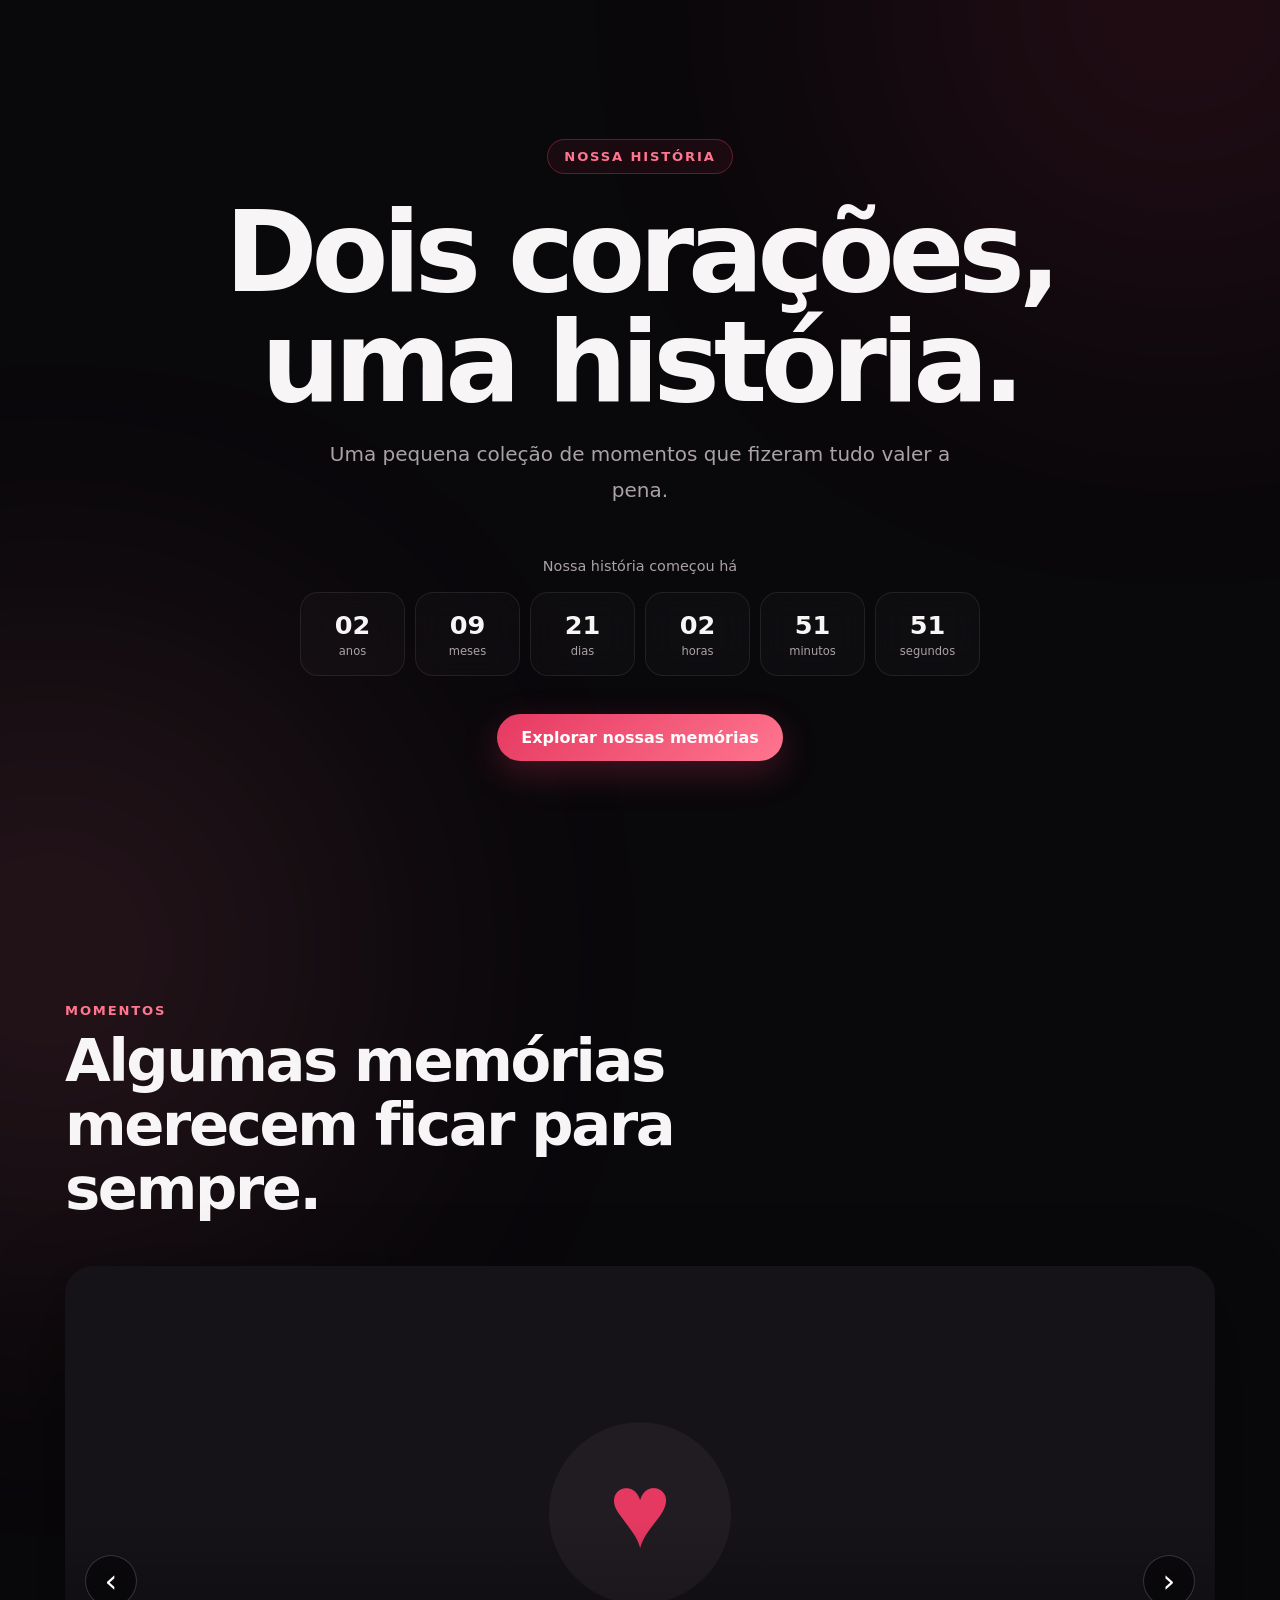
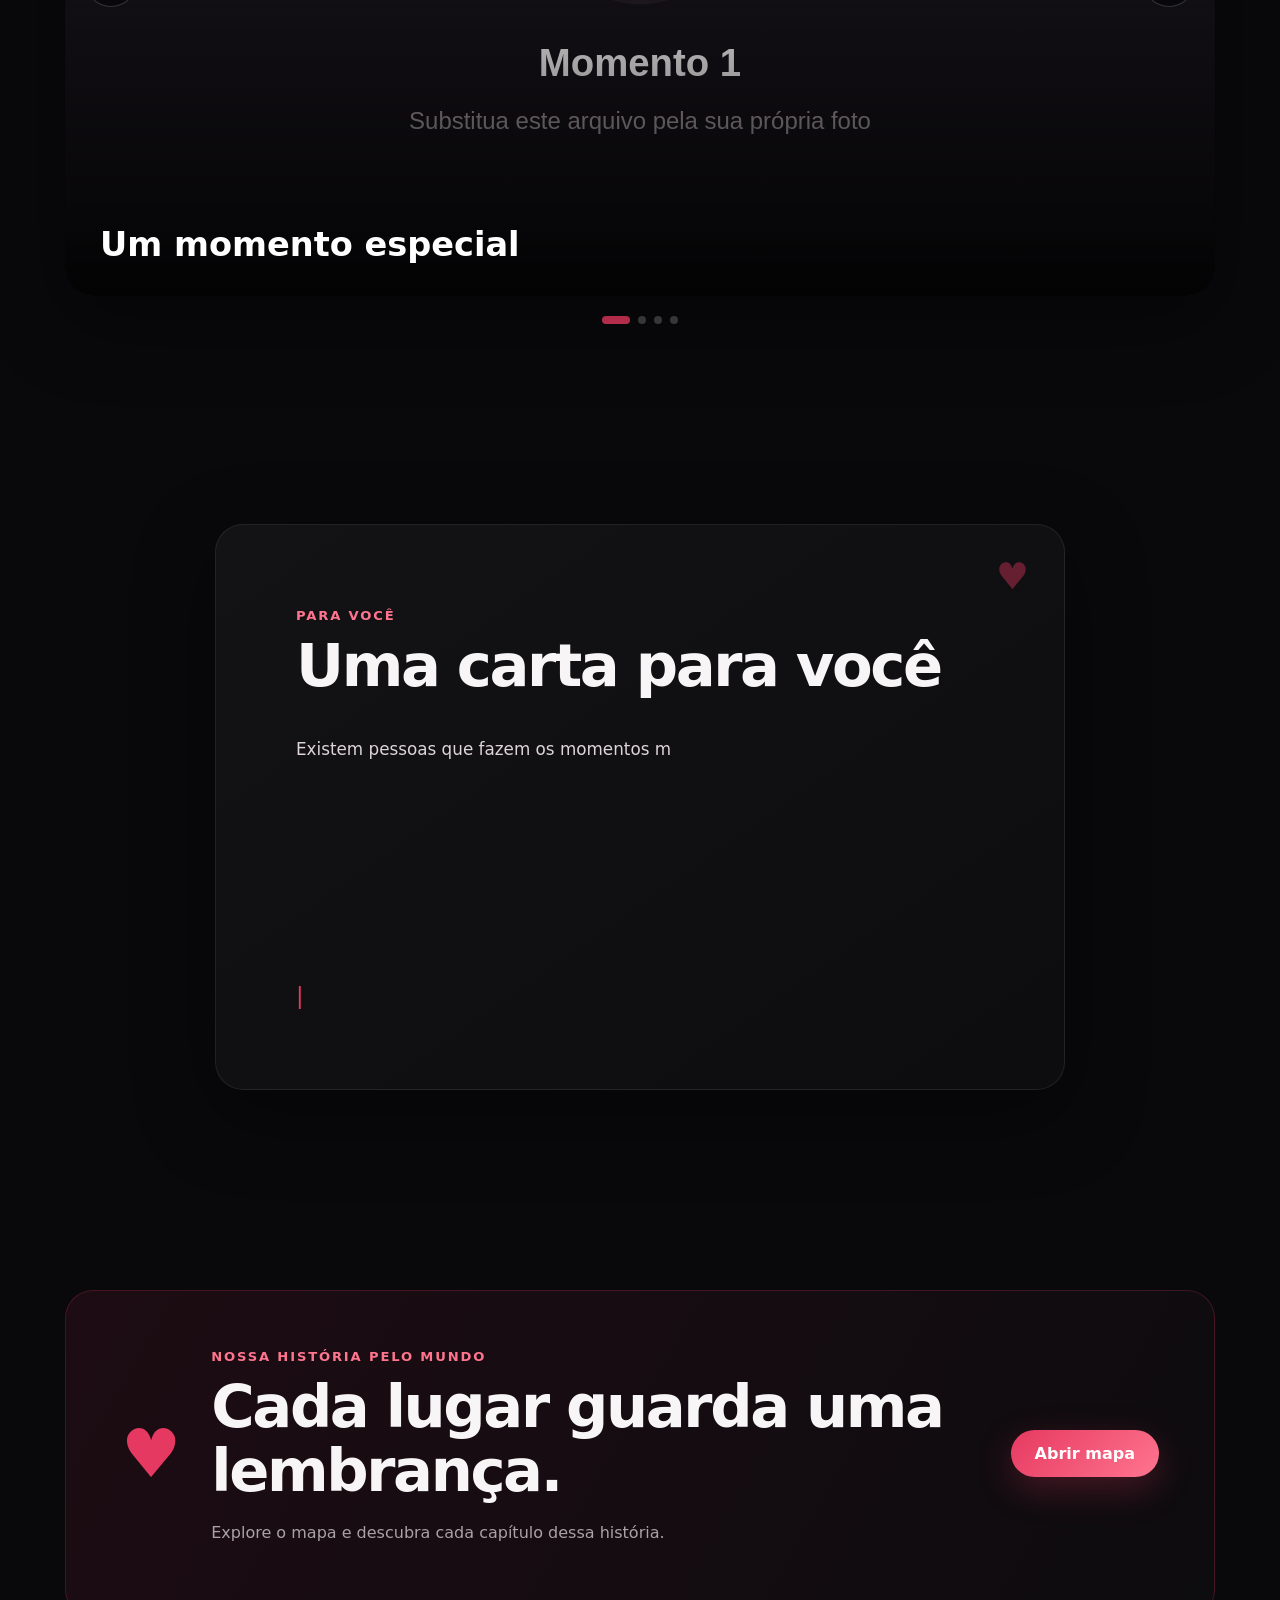
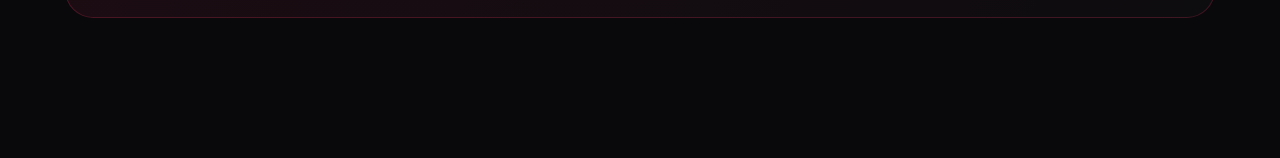
<file: index.html>
<!DOCTYPE html>

<html lang="pt-BR">

<head>

  <meta charset="UTF-8">

  <meta
    name="viewport"
    content="width=device-width, initial-scale=1.0"
  >

  <meta
    name="description"
    content="Uma experiência interativa para guardar e celebrar memórias especiais."
  >

  <title>Memories ❤️</title>

  <link
    rel="stylesheet"
    href="css/style.css"
  >

</head>


<body>

  <!-- ==================================================
       FUNDO
  =================================================== -->

  <div class="background-glow background-glow-one"></div>
  <div class="background-glow background-glow-two"></div>


  <!-- ==================================================
       CABEÇALHO
  =================================================== -->

  <header class="hero">

    <div class="hero-content">

      <span
        class="badge"
        id="homeBadge"
      ></span>

      <h1
        class="hero-title"
        id="homeTitle"
      ></h1>

      <p
        class="hero-subtitle"
        id="homeSubtitle"
      ></p>


      <!-- CONTADOR -->

      <section class="counter-container">

        <span
          class="counter-label"
          id="counterTitle"
        ></span>

        <div
          class="counter"
          id="loveCounter"
        ></div>

      </section>


      <div class="hero-actions">

        <button
          class="primary-button"
          id="openMapButton"
          type="button"
        >
          Explorar nossas memórias
        </button>


        <button
          class="secondary-button"
          id="musicButton"
          type="button"
          hidden
        >
          ♫ Tocar música
        </button>

      </div>

    </div>

  </header>



  <!-- ==================================================
       GALERIA
  =================================================== -->

  <main>

    <section class="section">

      <div class="section-heading">

        <span class="section-kicker">
          Momentos
        </span>

        <h2>
          Algumas memórias merecem ficar para sempre.
        </h2>

      </div>


      <div class="gallery-wrapper">

        <button
          class="gallery-button gallery-button-left"
          id="galleryPrevious"
          aria-label="Foto anterior"
        >
          ‹
        </button>


        <div
          class="gallery"
          id="gallery"
        ></div>


        <button
          class="gallery-button gallery-button-right"
          id="galleryNext"
          aria-label="Próxima foto"
        >
          ›
        </button>

      </div>


      <div
        class="gallery-dots"
        id="galleryDots"
      ></div>

    </section>



    <!-- ==================================================
         CARTA
    =================================================== -->

    <section class="section letter-section">

      <div class="letter-card">

        <span class="letter-heart">
          ♥
        </span>


        <span class="section-kicker">
          Para você
        </span>


        <h2
          id="letterTitle"
        ></h2>


        <p
          class="letter-text"
          id="letterText"
        ></p>


        <span
          class="typewriter-cursor"
          id="typewriterCursor"
        >
          |
        </span>

      </div>

    </section>



    <!-- ==================================================
         MAPA CTA
    =================================================== -->

    <section class="section map-callout">

      <div class="map-callout-content">

        <span class="map-callout-icon">
          ♥
        </span>


        <div>

          <span class="section-kicker">
            Nossa história pelo mundo
          </span>


          <h2>
            Cada lugar guarda uma lembrança.
          </h2>


          <p>
            Explore o mapa e descubra cada capítulo
            dessa história.
          </p>

        </div>


        <button
          class="primary-button"
          id="openMapButtonBottom"
          type="button"
        >
          Abrir mapa
        </button>

      </div>

    </section>

  </main>



  <!-- ==================================================
       MAPA EM TELA CHEIA
  =================================================== -->

  <div
    class="map-overlay"
    id="mapOverlay"
    aria-hidden="true"
  >

    <button
      class="map-close"
      id="closeMapButton"
      aria-label="Fechar mapa"
    >
      ×
    </button>


    <iframe
      id="mapFrame"
      title="Mapa das memórias"
      data-src="map.html"
    ></iframe>

  </div>



  <!-- ==================================================
       ÁUDIO
  =================================================== -->

  <audio
    id="backgroundMusic"
    loop
  ></audio>



  <!-- ==================================================
       SCRIPTS
  =================================================== -->

  <script src="js/config.js"></script>

  <script src="js/letter.js"></script>

</body>

</html>
</file>
<file: css/style.css>
/* =====================================================
   MEMORIES
   ===================================================== */

:root {

  --primary: #e63961;
  --secondary: #ff758f;

  --background: #09080b;
  --surface: #151218;

  --surface-light: #211c22;

  --text: #f8f5f6;
  --muted: #aaa2a6;

  --border: rgba(255, 255, 255, 0.08);

  --shadow:
    0 24px 80px
    rgba(0, 0, 0, 0.45);

  --radius: 28px;

}


* {

  box-sizing: border-box;

}


html {

  scroll-behavior: smooth;

}


body {

  margin: 0;

  min-height: 100vh;

  background:
    var(--background);

  color:
    var(--text);

  font-family:
    Inter,
    system-ui,
    -apple-system,
    BlinkMacSystemFont,
    "Segoe UI",
    sans-serif;

  overflow-x: hidden;

}


body.no-scroll {

  overflow: hidden;

}


button,
input,
textarea {

  font: inherit;

}


button {

  cursor: pointer;

}


img {

  display: block;

  max-width: 100%;

}


/* =====================================================
   FUNDO
   ===================================================== */

.background-glow {

  position: fixed;

  width: 600px;
  height: 600px;

  border-radius: 50%;

  filter: blur(150px);

  opacity: 0.13;

  pointer-events: none;

  z-index: -1;

}


.background-glow-one {

  background:
    var(--primary);

  top: -300px;
  right: -200px;

}


.background-glow-two {

  background:
    var(--secondary);

  bottom: -350px;
  left: -250px;

}


/* =====================================================
   HERO
   ===================================================== */

.hero {

  min-height: 100vh;

  display: flex;

  align-items: center;
  justify-content: center;

  padding:
    90px 24px;

}


.hero-content {

  width: min(
    100%,
    1050px
  );

  text-align: center;

}


.badge,
.section-kicker {

  display: inline-flex;

  align-items: center;

  gap: 8px;

  color:
    var(--secondary);

  font-size: 0.82rem;

  font-weight: 700;

  letter-spacing: 0.14em;

  text-transform: uppercase;

}


.badge {

  padding:
    9px 16px;

  border:
    1px solid
    rgba(230, 57, 97, 0.35);

  background:
    rgba(230, 57, 97, 0.08);

  border-radius:
    999px;

}


.hero-title {

  max-width:
    900px;

  margin:
    24px auto 18px;

  font-size:
    clamp(
      3.2rem,
      9vw,
      7rem
    );

  line-height:
    0.98;

  letter-spacing:
    -0.055em;

}


.hero-subtitle {

  max-width:
    670px;

  margin:
    0 auto;

  color:
    var(--muted);

  font-size:
    clamp(
      1rem,
      2vw,
      1.25rem
    );

  line-height:
    1.8;

}


/* =====================================================
   CONTADOR
   ===================================================== */

.counter-container {

  margin:
    50px auto 0;

}


.counter-label {

  display: block;

  margin-bottom:
    18px;

  color:
    var(--muted);

  font-size:
    0.9rem;

}


.counter {

  display: flex;

  justify-content: center;

  flex-wrap: wrap;

  gap: 10px;

}


.counter-item {

  min-width:
    105px;

  padding:
    17px 15px;

  border:
    1px solid
    var(--border);

  border-radius:
    18px;

  background:
    rgba(
      255,
      255,
      255,
      0.025
    );

  backdrop-filter:
    blur(16px);

}


.counter-item strong {

  display: block;

  color:
    var(--text);

  font-size:
    1.6rem;

}


.counter-item span {

  display: block;

  margin-top:
    4px;

  color:
    var(--muted);

  font-size:
    0.72rem;

}


/* =====================================================
   BOTÕES
   ===================================================== */

.hero-actions {

  display: flex;

  justify-content: center;

  flex-wrap: wrap;

  gap: 12px;

  margin-top:
    38px;

}


.primary-button,
.secondary-button {

  border-radius:
    999px;

  padding:
    14px 24px;

  font-weight: 700;

  transition:
    transform 0.2s ease,
    box-shadow 0.2s ease,
    background 0.2s ease;

}


.primary-button {

  border: 0;

  color: white;

  background:
    linear-gradient(
      135deg,
      var(--primary),
      var(--secondary)
    );

  box-shadow:
    0 12px 35px
    rgba(230, 57, 97, 0.25);

}


.secondary-button {

  color:
    var(--text);

  border:
    1px solid
    var(--border);

  background:
    rgba(
      255,
      255,
      255,
      0.04
    );

}


.primary-button:hover,
.secondary-button:hover {

  transform:
    translateY(-2px);

}


/* =====================================================
   SEÇÕES
   ===================================================== */

.section {

  width:
    min(
      calc(100% - 40px),
      1150px
    );

  margin:
    0 auto;

  padding:
    100px 0;

}


.section-heading {

  max-width:
    660px;

  margin-bottom:
    45px;

}


.section-heading h2,
.letter-card h2,
.map-callout h2 {

  margin:
    10px 0 0;

  font-size:
    clamp(
      2rem,
      5vw,
      3.7rem
    );

  line-height:
    1.08;

  letter-spacing:
    -0.04em;

}


/* =====================================================
   GALERIA
   ===================================================== */

.gallery-wrapper {

  position: relative;

}


.gallery {

  position: relative;

  height:
    min(
      70vh,
      680px
    );

  overflow: hidden;

  border-radius:
    var(--radius);

  background:
    var(--surface);

  box-shadow:
    var(--shadow);

}


.gallery-slide {

  position: absolute;

  inset: 0;

  margin: 0;

  opacity: 0;

  transform:
    scale(1.03);

  transition:
    opacity 0.6s ease,
    transform 0.8s ease;

}


.gallery-slide.active {

  opacity: 1;

  transform:
    scale(1);

}


.gallery-slide img {

  width: 100%;
  height: 100%;

  object-fit: cover;

}


.gallery-slide::after {

  content: "";

  position: absolute;

  inset: 40% 0 0;

  background:
    linear-gradient(
      transparent,
      rgba(
        0,
        0,
        0,
        0.85
      )
    );

}


.gallery-slide figcaption {

  position: absolute;

  left: 35px;
  right: 35px;
  bottom: 32px;

  z-index: 2;

  color: white;

  font-size:
    clamp(
      1.2rem,
      3vw,
      2.1rem
    );

  font-weight: 650;

}


.gallery-button {

  position: absolute;

  top: 50%;

  z-index: 10;

  width: 52px;
  height: 52px;

  transform:
    translateY(-50%);

  display: grid;

  place-items: center;

  border:
    1px solid
    rgba(
      255,
      255,
      255,
      0.18
    );

  border-radius:
    50%;

  color: white;

  background:
    rgba(
      0,
      0,
      0,
      0.5
    );

  backdrop-filter:
    blur(10px);

  font-size:
    2rem;

}


.gallery-button-left {

  left: 20px;

}


.gallery-button-right {

  right: 20px;

}


.gallery-dots {

  display: flex;

  justify-content: center;

  gap: 8px;

  margin-top: 20px;

}


.gallery-dot {

  width: 8px;
  height: 8px;

  padding: 0;

  border: 0;

  border-radius:
    50%;

  background:
    rgba(
      255,
      255,
      255,
      0.25
    );

  transition:
    width 0.2s ease,
    background 0.2s ease;

}


.gallery-dot.active {

  width: 28px;

  border-radius:
    10px;

  background:
    var(--primary);

}


/* =====================================================
   CARTA
   ===================================================== */

.letter-section {

  display: flex;

  justify-content: center;

}


.letter-card {

  position: relative;

  width:
    min(
      100%,
      850px
    );

  padding:
    clamp(
      35px,
      7vw,
      80px
    );

  border:
    1px solid
    var(--border);

  border-radius:
    var(--radius);

  background:
    linear-gradient(
      145deg,
      rgba(
        255,
        255,
        255,
        0.045
      ),
      rgba(
        255,
        255,
        255,
        0.018
      )
    );

  box-shadow:
    var(--shadow);

}


.letter-heart {

  position: absolute;

  top: 30px;
  right: 35px;

  color:
    var(--primary);

  font-size:
    2.3rem;

  opacity:
    0.4;

}


.letter-text {

  min-height:
    250px;

  margin:
    35px 0 0;

  color:
    #ddd5d8;

  font-size:
    1.05rem;

  line-height:
    2;

  white-space:
    pre-line;

}


.typewriter-cursor {

  display: inline-block;

  color:
    var(--primary);

  font-size:
    1.4rem;

  animation:
    blink 0.8s infinite;

}


.typewriter-cursor.finished {

  animation:
    blink 1.3s infinite;

}


@keyframes blink {

  0%,
  45% {

    opacity: 1;

  }

  50%,
  100% {

    opacity: 0;

  }

}


/* =====================================================
   MAPA CTA
   ===================================================== */

.map-callout {

  padding-bottom:
    140px;

}


.map-callout-content {

  display: grid;

  grid-template-columns:
    auto 1fr auto;

  align-items: center;

  gap: 30px;

  padding:
    clamp(
      28px,
      5vw,
      55px
    );

  border:
    1px solid
    rgba(
      230,
      57,
      97,
      0.22
    );

  border-radius:
    var(--radius);

  background:
    linear-gradient(
      120deg,
      rgba(
        230,
        57,
        97,
        0.09
      ),
      rgba(
        255,
        255,
        255,
        0.02
      )
    );

}


.map-callout-icon {

  color:
    var(--primary);

  font-size:
    4.2rem;

}


.map-callout p {

  color:
    var(--muted);

  line-height:
    1.7;

}


/* =====================================================
   MAP OVERLAY
   ===================================================== */

.map-overlay {

  position: fixed;

  inset: 0;

  z-index:
    1000;

  visibility:
    hidden;

  opacity: 0;

  background:
    var(--background);

  transition:
    opacity 0.25s ease,
    visibility 0.25s ease;

}


.map-overlay.active {

  visibility:
    visible;

  opacity: 1;

}


.map-overlay iframe {

  width: 100%;
  height: 100%;

  border: 0;

}


.map-close {

  position: fixed;

  top: 20px;
  right: 20px;

  z-index:
    1100;

  width: 50px;
  height: 50px;

  border:
    1px solid
    rgba(
      255,
      255,
      255,
      0.15
    );

  border-radius:
    50%;

  color: white;

  background:
    rgba(
      10,
      8,
      11,
      0.75
    );

  backdrop-filter:
    blur(12px);

  font-size:
    2rem;

}


/* =====================================================
   MAP PAGE
   ===================================================== */

.map-page {

  height: 100vh;

  overflow: hidden;

}


.memory-map {

  width: 100%;
  height: 100vh;

  background:
    #161219;

}


.map-header {

  position: fixed;

  top: 18px;
  left: 50%;

  z-index: 600;

  transform:
    translateX(-50%);

  display: flex;

  flex-direction: column;

  align-items: center;

  gap: 4px;

  padding:
    11px 20px;

  border:
    1px solid
    rgba(
      255,
      255,
      255,
      0.1
    );

  border-radius:
    16px;

  color:
    var(--text);

  background:
    rgba(
      9,
      8,
      11,
      0.82
    );

  backdrop-filter:
    blur(16px);

  box-shadow:
    0 10px 40px
    rgba(
      0,
      0,
      0,
      0.25
    );

}


.map-header-kicker {

  color:
    var(--secondary);

  font-size:
    0.68rem;

  text-transform:
    uppercase;

  letter-spacing:
    0.12em;

}


/* =====================================================
   HEART MARKERS
   ===================================================== */

.custom-heart-marker {

  background:
    transparent;

  border: 0;

}


.heart-marker {

  position: relative;

  width: 52px;
  height: 52px;

  display: flex;

  align-items: center;
  justify-content: center;

  color: white;

  filter:
    drop-shadow(
      0 7px 12px
      rgba(
        0,
        0,
        0,
        0.45
      )
    );

  transition:
    transform 0.2s ease;

}


.heart-marker:hover {

  transform:
    scale(1.15);

}


.heart-symbol {

  position: absolute;

  color:
    var(--primary);

  font-size:
    52px;

  line-height: 1;

}


.heart-marker strong {

  position: relative;

  z-index: 2;

  margin-top:
    -3px;

  font-size:
    0.75rem;

}


.heart-marker.future
.heart-symbol {

  color:
    var(--secondary);

}


/* =====================================================
   STORY
   ===================================================== */

.story-overlay,
.final-overlay {

  position: fixed;

  inset: 0;

  z-index: 2000;

  visibility: hidden;

  opacity: 0;

  display: flex;

  align-items: center;
  justify-content: center;

  padding: 24px;

  background:
    rgba(
      5,
      4,
      6,
      0.93
    );

  backdrop-filter:
    blur(16px);

  transition:
    opacity 0.3s ease,
    visibility 0.3s ease;

}


.story-overlay.active,
.final-overlay.active {

  visibility:
    visible;

  opacity: 1;

}


.story-card {

  width:
    min(
      100%,
      930px
    );

  max-height:
    calc(
      100vh - 50px
    );

  display: grid;

  grid-template-columns:
    minmax(
      0,
      1.15fr
    )
    minmax(
      300px,
      0.85fr
    );

  overflow: hidden;

  border:
    1px solid
    var(--border);

  border-radius:
    var(--radius);

  background:
    var(--surface);

  box-shadow:
    var(--shadow);

}


.story-image-container {

  position: relative;

  min-height:
    600px;

}


.story-image-container img {

  width: 100%;
  height: 100%;

  object-fit: cover;

}


.story-image-container::after {

  content: "";

  position: absolute;

  inset: 0;

  background:
    linear-gradient(
      to right,
      transparent 70%,
      rgba(
        21,
        18,
        24,
        0.8
      )
    );

}


.story-number {

  position: absolute;

  top: 22px;
  left: 22px;

  z-index: 2;

  min-width:
    42px;
  height:
    42px;

  display: grid;

  place-items: center;

  padding:
    0 10px;

  border-radius:
    999px;

  color: white;

  background:
    var(--primary);

  font-weight: 800;

}


.story-content {

  display: flex;

  flex-direction: column;

  justify-content: center;

  padding:
    clamp(
      30px,
      5vw,
      55px
    );

}


.story-date {

  color:
    var(--secondary);

  font-size:
    0.8rem;

  font-weight: 700;

  letter-spacing:
    0.08em;

  text-transform:
    uppercase;

}


.story-content h1 {

  margin:
    12px 0 20px;

  font-size:
    clamp(
      2rem,
      5vw,
      3.5rem
    );

  line-height:
    1.05;

  letter-spacing:
    -0.04em;

}


.story-content p {

  margin: 0;

  color:
    var(--muted);

  line-height:
    1.9;

  white-space:
    pre-line;

}


.story-close {

  position: absolute;

  top: 20px;
  right: 20px;

  width: 48px;
  height: 48px;

  z-index: 20;

  border:
    1px solid
    var(--border);

  border-radius:
    50%;

  color: white;

  background:
    rgba(
      255,
      255,
      255,
      0.06
    );

  font-size:
    2rem;

}


.story-navigation {

  position: absolute;

  top: 50%;

  z-index: 10;

  width: 55px;
  height: 55px;

  transform:
    translateY(-50%);

  display: grid;

  place-items: center;

  border:
    1px solid
    var(--border);

  border-radius:
    50%;

  color: white;

  background:
    rgba(
      255,
      255,
      255,
      0.06
    );

  font-size:
    2.2rem;

}


.story-previous {

  left:
    max(
      20px,
      calc(
        50% - 540px
      )
    );

}


.story-next {

  right:
    max(
      20px,
      calc(
        50% - 540px
      )
    );

}


/* =====================================================
   FINAL
   ===================================================== */

.final-card {

  width:
    min(
      100%,
      680px
    );

  max-height:
    calc(
      100vh - 50px
    );

  overflow-y:
    auto;

  padding:
    clamp(
      25px,
      5vw,
      50px
    );

  border:
    1px solid
    rgba(
      230,
      57,
      97,
      0.25
    );

  border-radius:
    var(--radius);

  text-align: center;

  background:
    var(--surface);

  box-shadow:
    var(--shadow);

}


.final-heart {

  display: block;

  margin-bottom:
    20px;

  color:
    var(--primary);

  font-size:
    3rem;

}


.final-card img {

  width: 100%;

  max-height:
    350px;

  object-fit: cover;

  border-radius:
    20px;

}


.final-card h1 {

  margin:
    30px 0 18px;

  font-size:
    clamp(
      2rem,
      6vw,
      3.5rem
    );

  letter-spacing:
    -0.04em;

}


.final-card p {

  color:
    var(--muted);

  line-height:
    1.9;

  white-space:
    pre-line;

}


.final-actions {

  display: flex;

  justify-content: center;

  flex-wrap: wrap;

  gap: 10px;

  margin-top:
    30px;

}


/* =====================================================
   LEAFLET
   ===================================================== */

.leaflet-control-zoom a {

  color:
    var(--text) !important;

  background:
    var(--surface) !important;

  border-color:
    var(--border) !important;

}


.leaflet-control-attribution {

  background:
    rgba(
      0,
      0,
      0,
      0.6
    ) !important;

  color:
    #aaa !important;

}


.leaflet-control-attribution a {

  color:
    var(--secondary) !important;

}


/* =====================================================
   RESPONSIVO
   ===================================================== */

@media (
  max-width: 850px
) {

  .hero {

    padding-top:
      70px;

  }


  .counter-item {

    min-width:
      90px;

  }


  .map-callout-content {

    grid-template-columns:
      1fr;

    text-align:
      center;

  }


  .map-callout-icon {

    margin:
      auto;

  }


  .story-card {

    display: block;

    overflow-y:
      auto;

  }


  .story-image-container {

    min-height:
      0;

    height:
      min(
        55vh,
        430px
      );

  }


  .story-image-container::after {

    background:
      linear-gradient(
        transparent 75%,
        var(--surface)
      );

  }


  .story-navigation {

    top: auto;

    bottom: 20px;

    transform: none;

  }


  .story-previous {

    left: 20px;

  }


  .story-next {

    right: 20px;

  }


  .story-content {

    padding:
      30px 28px 90px;

  }

}


@media (
  max-width: 600px
) {

  .hero-title {

    font-size:
      clamp(
        2.8rem,
        15vw,
        4.6rem
      );

  }


  .counter {

    display: grid;

    grid-template-columns:
      repeat(
        3,
        1fr
      );

  }


  .counter-item {

    min-width: 0;

  }


  .gallery {

    height:
      65vh;

  }


  .gallery-button {

    width: 44px;
    height: 44px;

  }


  .gallery-button-left {

    left: 12px;

  }


  .gallery-button-right {

    right: 12px;

  }


  .gallery-slide figcaption {

    left: 22px;
    right: 22px;
    bottom: 24px;

  }


  .map-header {

    top: 12px;

    max-width:
      calc(
        100% - 100px
      );

    text-align: center;

  }


  .final-card {

    padding:
      24px;

  }

}
</file>
